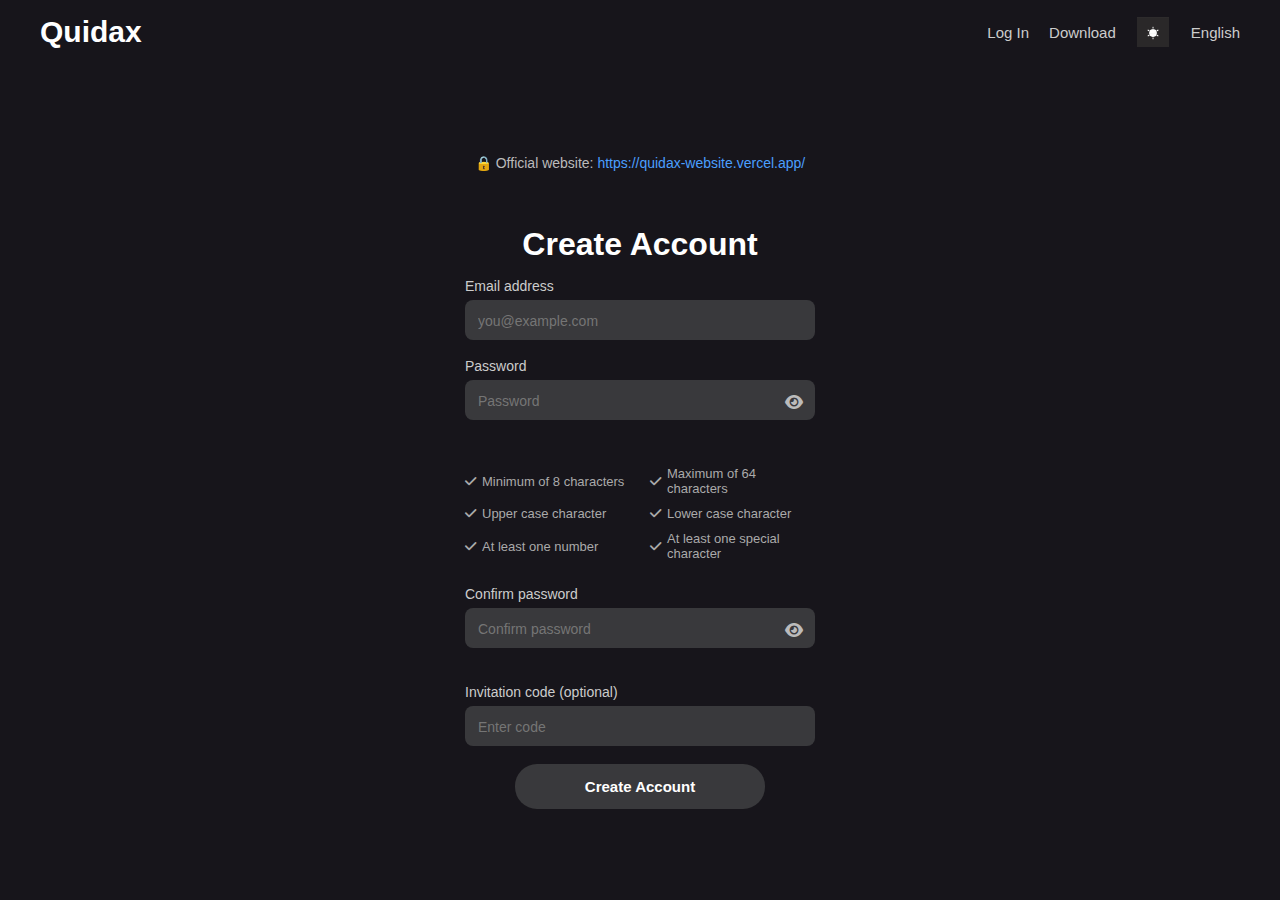
<file: Started.html>
<!DOCTYPE html>
<html lang="en">
<head>
  <meta charset="UTF-8">
  <meta name="viewport" content="width=device-width, initial-scale=1.0">
  <title>Create Account</title>
  <link rel="stylesheet" href="css/Started.css">

  <!-- Font Awesome for eye and check icons -->
  <link
    rel="stylesheet"
    href="https://cdnjs.cloudflare.com/ajax/libs/font-awesome/6.5.0/css/all.min.css"
    crossorigin="anonymous"
    referrerpolicy="no-referrer"
  />
</head>

<body>
  <header class="navbar">
    <h1 class="logo">Quidax</h1>
    <nav class="nav-links">
      <a href="#">Log In</a>
      <a href="#">Download</a>
      <img src="pictures/download.png" alt="" class="image-bright">
      <a href="#">English</a>
    </nav>
  </header>

  <main class="form-container">
    <p class="official">🔒 Official website:
      <a href="https://quidax-website.vercel.app/" target="_blank">https://quidax-website.vercel.app/</a>
    </p>

    <h2 class="form-title">Create Account</h2>

    <form id="signupForm">
      <label>Email address</label>
      <input type="email" id="createEmail" placeholder="you@example.com" aria-label="email" required>

      <label>Password</label>
      <div class="password-wrapper">
        <input type="password" id="password" placeholder="Password" required>
        <i class="fa-solid fa-eye toggle-icon" id="togglePassword"></i>
      </div>

      <!-- Password rules in 2 columns -->
      <ul class="password-rules" id="passwordRules">
        <li id="rule1"><i class="fa-solid fa-check"></i> Minimum of 8 characters</li>
        <li id="rule2"><i class="fa-solid fa-check"></i> Maximum of 64 characters</li>
        <li id="rule3"><i class="fa-solid fa-check"></i> Upper case character</li>
        <li id="rule4"><i class="fa-solid fa-check"></i> Lower case character</li>
        <li id="rule5"><i class="fa-solid fa-check"></i> At least one number</li>
        <li id="rule6"><i class="fa-solid fa-check"></i> At least one special character</li>
      </ul>

      <label>Confirm password</label>
      <div class="password-wrapper">
        <input type="password" id="confirmPassword" placeholder="Confirm password" required>
        <i class="fa-solid fa-eye toggle-icon" id="toggleConfirmPassword"></i>
      </div>

      <label>Invitation code (optional)</label>
      <input type="text" placeholder="Enter code">

      <button type="submit" class="btn">Create Account</button>
    </form>
  </main>
<script src="Started.js"></script>
</body>
</html>
</file>
<file: css/Started.css>
/* ============================
   Base Layout
============================ */
*,
*::before,
*::after {
  box-sizing: border-box;
  margin: 0;
  padding: 0;
}

body {
  font-family: 'Segoe UI', Arial, sans-serif;
  background-color: #17151B;
  color: #ffffff;
  display: flex;
  flex-direction: column;
  min-height: 100vh;
}

/* ============================
   Navbar
============================ */
.navbar {
  display: flex;
  justify-content: space-between;
  align-items: center;
  padding: 15px 40px;
  background-color: #17151B;
}

.logo {
  font-size: 30px;
  font-weight: bold;
  color: #ffffff;
}

.nav-links {
  display: flex;
  align-items: center;
  gap: 20px;
}

.nav-links a {
  color: #ccc;
  text-decoration: none;
  font-size: 15px;
  transition: color 0.3s;
}

.nav-links a:hover {
  color: #ffffff;
}

.image-bright {
  width: 35px;
  height: 30px;
  object-fit: contain;
}

/* ============================
   Layout Structure
============================ */
.main-layout {
  display: flex;
  flex: 1;
  justify-content: center;
  align-items: stretch;
  width: 100%;
  overflow: hidden;
}

.form-container,
.right-section {
  flex: 1;
  display: flex;
  justify-content: center;
  align-items: center;
  transition: opacity 0.4s ease, visibility 0.4s ease;
}

/* ============================
   Form Container
============================ */
.form-container {
  flex-direction: column;
  padding: 20px;
  text-align: center;
}

.official {
  font-size: 14px;
  color: #bbb;
  margin-bottom: 15px;
}

.official a {
  color: #4b9fff;
  text-decoration: none;
}

.form-title {
  font-size: 32px;
  font-weight: 600;
  margin-bottom: 15px;
  margin-top: 40px;
  text-align: start;
}

form {
  display: flex;
  flex-direction: column;
  align-items: center;
}

form label {
  display: block;
  width: 100%;
  max-width: 350px;
  text-align: left;
  color: #ccc;
  font-size: 14px;
  margin-bottom: 6px;
}

form input {
  width: 100%;
  max-width: 350px;
  padding: 12px 12px 10px;
  border-radius: 8px;
  border: 1px solid transparent;
  background-color: #39393c;
  color: #fff;
  font-size: 14px;
  margin-bottom: 18px;
}
.fa-eye {
  padding-bottom: 15px;
}

form input:focus {
  border: 1px solid #6100A5;
  outline: none;
}

/* ============================
   Password Wrapper
============================ */
.password-wrapper {
  position: relative;
  width: 100%;
  max-width: 350px;
  margin-bottom: 18px;
}

.password-wrapper input {
  width: 100%;
  padding-right: 40px;
}

.toggle-icon {
  position: absolute;
  right: 12px;
  top: 50%;
  transform: translateY(-50%);
  color: #bbb;
  font-size: 16px;
  cursor: pointer;
  transition: color 0.3s ease;
}

.toggle-icon:hover {
  color: #fff;
}

/* ============================
   Password Rules
============================ */
.password-rules {
  display: grid;
  grid-template-columns: repeat(2, 1fr);
  gap: 10px 20px;
  list-style: none;
  padding: 0;
  margin: 10px 0 25px 0;
  font-size: 13px;
  color: #aaa;
  width: 100%;
  max-width: 350px;
  text-align: left;
}

.password-rules li {
  display: flex;
  align-items: center;
  gap: 6px;
}

.password-rules li.valid {
  color: #00ff7f;
}

/* ============================
   Button
============================ */
.btn {
  width: 100%;
  max-width: 250px;
  background-color: #39393c;
  color: #fff;
  border: none;
  padding: 14px;
  border-radius: 22px;
  cursor: pointer;
  font-size: 15px;
  font-weight: 600;
}

.btn:hover {
  background-color: palevioletred;
}

/* ============================
   Right Section
============================ */
.right-section {
  background: #1e1c22;
  display: flex;
  justify-content: center;
  align-items: center;
}

.illustration {
  width: 80%;
  max-width: 500px;
  height: auto;
  border-radius: 10px;
}

/* ============================
   Responsive Visibility Rules
============================ */

/* 📱 Below 900px — only Navbar visible */
@media (max-width: 899px) {
  .main-layout {
    display: none;
  }
}

/* 💻 From 900px — show form container only */
@media (min-width: 900px) and (max-width: 1199px) {
  .main-layout {
    display: flex;
  }
  .form-container {
    display: flex;
  }
  .right-section {
    display: none;
  }
}

/* 🖥️ 1200px and above — show both form + right section */
@media (min-width: 1200px) {
  .main-layout {
    display: flex;
  }
  .form-container {
    display: flex;
  }
  .right-section {
    display: flex;
  }
}
</file>
